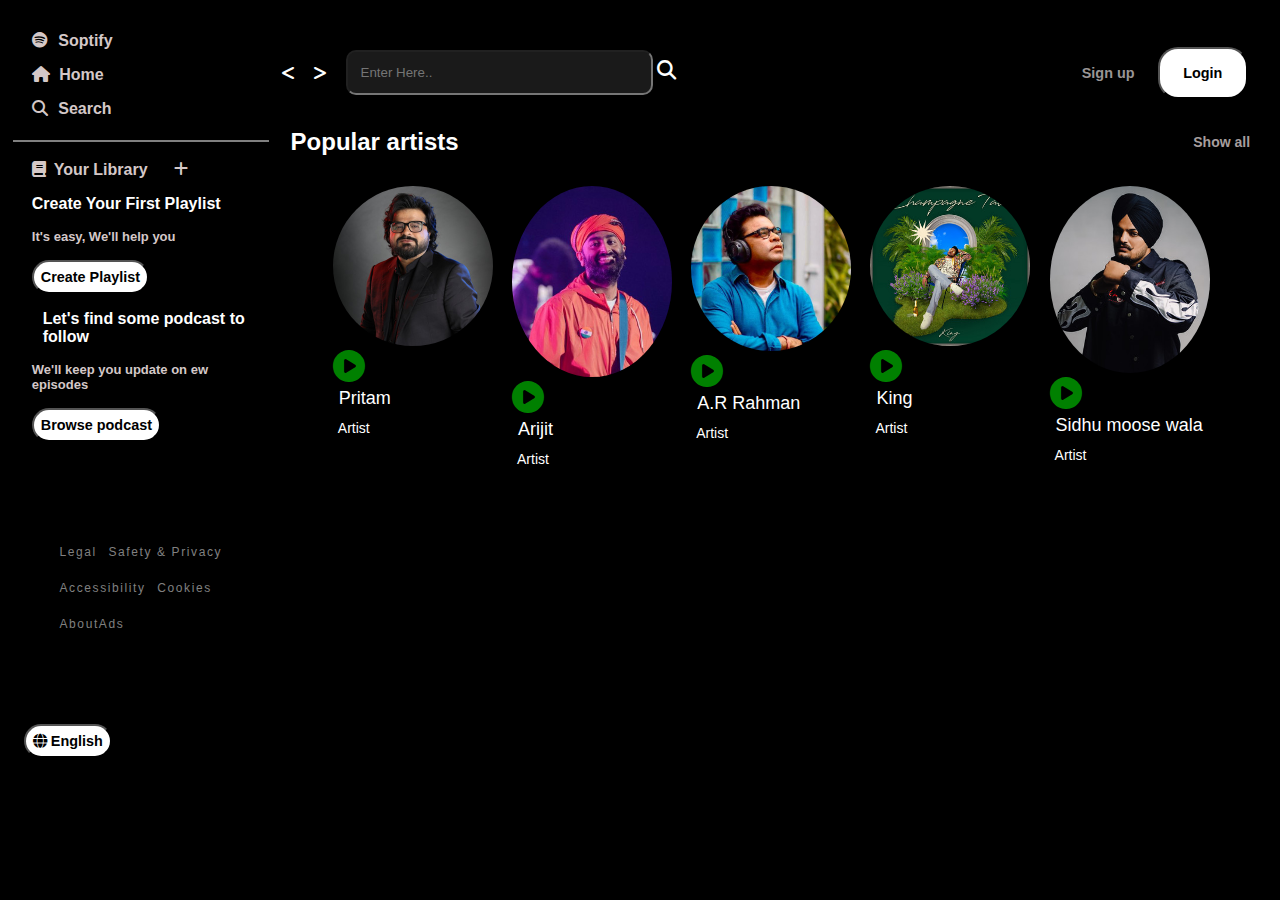
<file: Spotify_Clone/index.html>
<!DOCTYPE html>
<html lang="en">
  <head>
    <meta charset="UTF-8" />
    <meta name="viewport" content="width=device-width, initial-scale=1.0" />
    <title>Spotify_Clone</title>
    <link rel="stylesheet" href="style.css" />
    <link
      rel="stylesheet"
      href="https://cdnjs.cloudflare.com/ajax/libs/font-awesome/6.5.2/css/all.min.css"
    />
    
  </head>
  <body>
    <div class="container">
    <!-- Left Container -->
    <div class="left-Containe">
      <ul>
        <li>
          <i class="fa-brands fa-spotify"></i>
          Soptify
        </li>
        <li><i class="fa-solid fa-house"></i> Home</li>
        <li>
          <i class="fa-solid fa-magnifying-glass"></i>
          Search
          
    </div>
    <!-- Left Container -->
     

    <!-- Left Container 2 -->
     <div class="Middle-Conatin">
      <ul>
        <li>
          <i class="fa-solid fa-book"></i>
           <span>Your Library</span>
           <i class="fa-solid fa-plus"></i> 
        </li>
        <li>
          <p>Create Your First Playlist</p>
          <li class="easy">It's easy, We'll help you</li>
          <li><Button>Create Playlist</Button></li>
        </li>
        <li>
          <br>
          <p>Let's find some podcast to follow</p>
          <li class="easy">We'll keep you update on ew episodes</li>
          <li><Button>Browse podcast</Button></li>
        </li>
      </ul>
      <!-- Left Container 3  -->
      <div class="Lower">
        <ul>
          <a href="Legal">Legal</a>
          <a href="Legal">Safety & Privacy</a>
          <br><br>
          <a href="Legal">Accessibility</a>
          <a href="Legal">Cookies</a>
          <br>
          <br>
          <a href="Legal">AboutAds</a>
          </ul>
      </div>
     <!-- Left Container 3  -->
      <div class="btn">
        <button>
          <i class="fa-solid fa-globe"></i>
          English</button>
      </div>
     </div>
    <!-- Left Container 2 -->

       <!-- Right Container -->
 <div class="Right-Container">
  <div class="nav">
    <i class="fa-solid fa-less-than" style="cursor: pointer;"></i>
    <i class="fa-solid fa-greater-than" style="cursor: pointer;"></i>
    <div class="inpu" >
      <input type="text" placeholder="Enter Here.." >
      <i class="fa-solid fa-magnifying-glass" style="cursor: pointer; font-size: larger; "></i>
    </div>
    <div class="btn-2">
      <div class="class"><button>Sign up</button></div> 
      <button>Login</button>
    </div>
  </div>


<!-- right-middle -->
  <div class="right-middle">
<span>
  <h1>Popular artists</h1>
  <button>Show all</button>
</span>
<!-- Artist -->
 <div class="Artist">
  <div>
  <img src="Pritam.png" alt="">
  <i class="fa-solid fa-circle-play"></i>
  <span>Pritam</span>
  <p>Artist</p>
 </div>
 <div>
  <img src="Arijit.png" alt="">
  <i class="fa-solid fa-circle-play"></i>
  <span>Arijit</span>
  <p>Artist</p>
 </div>
 <div>
  <img src="A.R.png" alt="">
  <i class="fa-solid fa-circle-play"></i>
  <span>A.R Rahman</span>
  <p>Artist</p>
 </div>
 <div>
  <img src="king.png" alt="">
  <i class="fa-solid fa-circle-play"></i>
  <span>King</span>
  <p>Artist</p>
 </div>
 <div>
  <img src="Sidhu.png" alt="">
  <i class="fa-solid fa-circle-play"></i>
  <span>Sidhu moose wala</span>
  <p>Artist</p>
 </div>

</div>
<!-- Artist -->
  </div>
<!-- right-middle -->


  </div>
  <!-- Right Container -->

  </div>
  </body>
</html>
</file>
<file: Spotify_Clone/style.css>
* {
  padding: 0;
  margin: 0;
  box-sizing: border-box;
}
body {
  background-color: black;
  color: white;
  height: 100%;
  width: 100%;
}
.container {
  /* border: 4px solid green; */
  width: 100%;
  height: 100%;
}
.left-Containe {
  /* border: 2px solid orange; */
  margin: 1%;
  width: 20%;
  background-color: black;
  color: rgb(212, 200, 200);
  padding: 11px;
}
.left-Containe li:hover {
  color: white;
}

.left-Containe ul li {
  list-style: none;
  padding: 8px;
  display: flex;
  gap: 15%;
  width: fit-content;
  cursor: pointer;
  font-weight: bold;
  font-family: sans-serif;
}
/* Left  Container 2 */
.Middle-Conatin {
  /* border: 2px solid orange; */
  margin: 1%;
  margin-top: -10px;
  width: 20%;
  background-color: black;
  color: rgb(212, 200, 200);
  padding: 11px;
  border-top: 2px solid grey;
}
.Middle-Conatin ul li {
  list-style: none;
  padding: 8px;
  display: flex;
  gap: 5%;
  width: fit-content;
  cursor: pointer;
  font-weight: bold;
  font-family: sans-serif;
}
.Middle-Conatin li:hover {
  color: white;
}
.Middle-Conatin span {
  /* border: 2px solid green; */
  width: 10vw;
  display: flex;
  justify-content: space-between;
}
.Middle-Conatin p {
  color: white;
  cursor: auto;
}
.easy {
  font-size: 13px;
}
.Middle-Conatin button {
  background-color: white;
  padding: 7px;
  cursor: pointer;
  border-radius: 20px;
  box-shadow: 2px 1px 3px black;
  font-size: 0.9rem;
  color: black;
  font-weight: bold;
}
.Middle-Conatin button:hover {
  scale: 1.1;
}
.Lower {
  /* border: 2px solid orange; */
  height: 30vh;
  display: flex;
  justify-content: center;
  align-items: center;
  padding-top: 40%;
  padding-left: 1%;
  gap: 15%;
  margin: 1%;
  letter-spacing: 0.1rem;
  padding: 5px;
}
.Lower a {
  color: rgb(129, 128, 128);
  text-decoration: none;
  font-size: 12px;
}

.Lower ul a {
  /* border: 2px solid gold; */
  font-family: sans-serif;
  padding: 2px;
  margin: 1px;
}
/* Right Container */
.Right-Container {
  position: absolute;
  top: 3%;
  left: 22%;
  /* border: 3px solid gold; */
  width: 78%;
}
.nav {
  position: relative;
  display: flex;
  align-items: center;
  gap: 2%;
}
.inpu {
  /* border: 3px solid green; */
}
.inpu input {
  padding: 13px;
  border-radius: 10px;
  width: 24vw;
  background-color: rgb(26, 26, 26);
}
.btn-2 {
  /* border: 3px solid green; */
  width: 40vw;
  display: flex;
  justify-content: flex-end;
  padding: 10px;
  margin: 1%;
  margin-left: 5%;
}
.btn-2 button {
  background-color: white;
  padding: 13px;
  width: 7vw;
  cursor: pointer;
  border-radius: 20px;
  font-size: 0.9rem;
  color: black;
  font-weight: bold;
}
.btn-2 button:hover {
  scale: 1.1;
}
.class button {
  background-color: black;
  color: rgb(153, 149, 149);
  outline: none;
  border: none;
  margin: 5px;
}
.class button:hover {
  color: white;
  scale: 1.1;
}

/* Right-middle */
.right-middle {
  /* border: 2px solid white; */
}
.right-middle span {
  display: flex;
  justify-content: space-between;
}
.right-middle button {
  background-color: black;
  color: rgb(167, 158, 158);
  font-weight: bold;
  padding-right: 3%;
  cursor: pointer;
  border: none;
  outline: none;
  font-size: 14px;
}

.right-middle button:hover {
  text-decoration: underline;
  transition: ease-in-out 1s;
}
.right-middle span h1 {
  font-family: sans-serif;
  font-size: 24px;
  padding: 9px;
}
.right-middle span h1:hover {
  text-decoration: underline;
  color: white;
  cursor: pointer;
  transition: ease-in-out 1s;
}

/* Artist */
.Artist {
  /* border: 2px solid orange; */
  display: flex;
  justify-content: center;
  align-content: center;
  flex-wrap: wrap;
  margin: 1%;
  padding: 11px;
}
.Artist div {
  width: 14vw;
  /* border: 3px solid green; */
  object-fit: cover;
  cursor: pointer;
}
.Artist img {
  width: 12.5vw;
  border-radius: 50%;
}
.Artist span {
  font-size: 18px;
  font-family: sans-serif;
  padding: 6px;
}
.Artist p {
  font-size: 14px;
  padding: 5px;
  font-family: sans-serif;
}
.Artist div:hover {
  background-color: rgb(23, 23, 23);
  transition: ease-in-out 1s;
}

.fa-circle-play{
  /* border: 2px solid blue; */
  text-align: end;
  font-size: 2rem;
  color: green;
  text-align: end;
}
</file>
